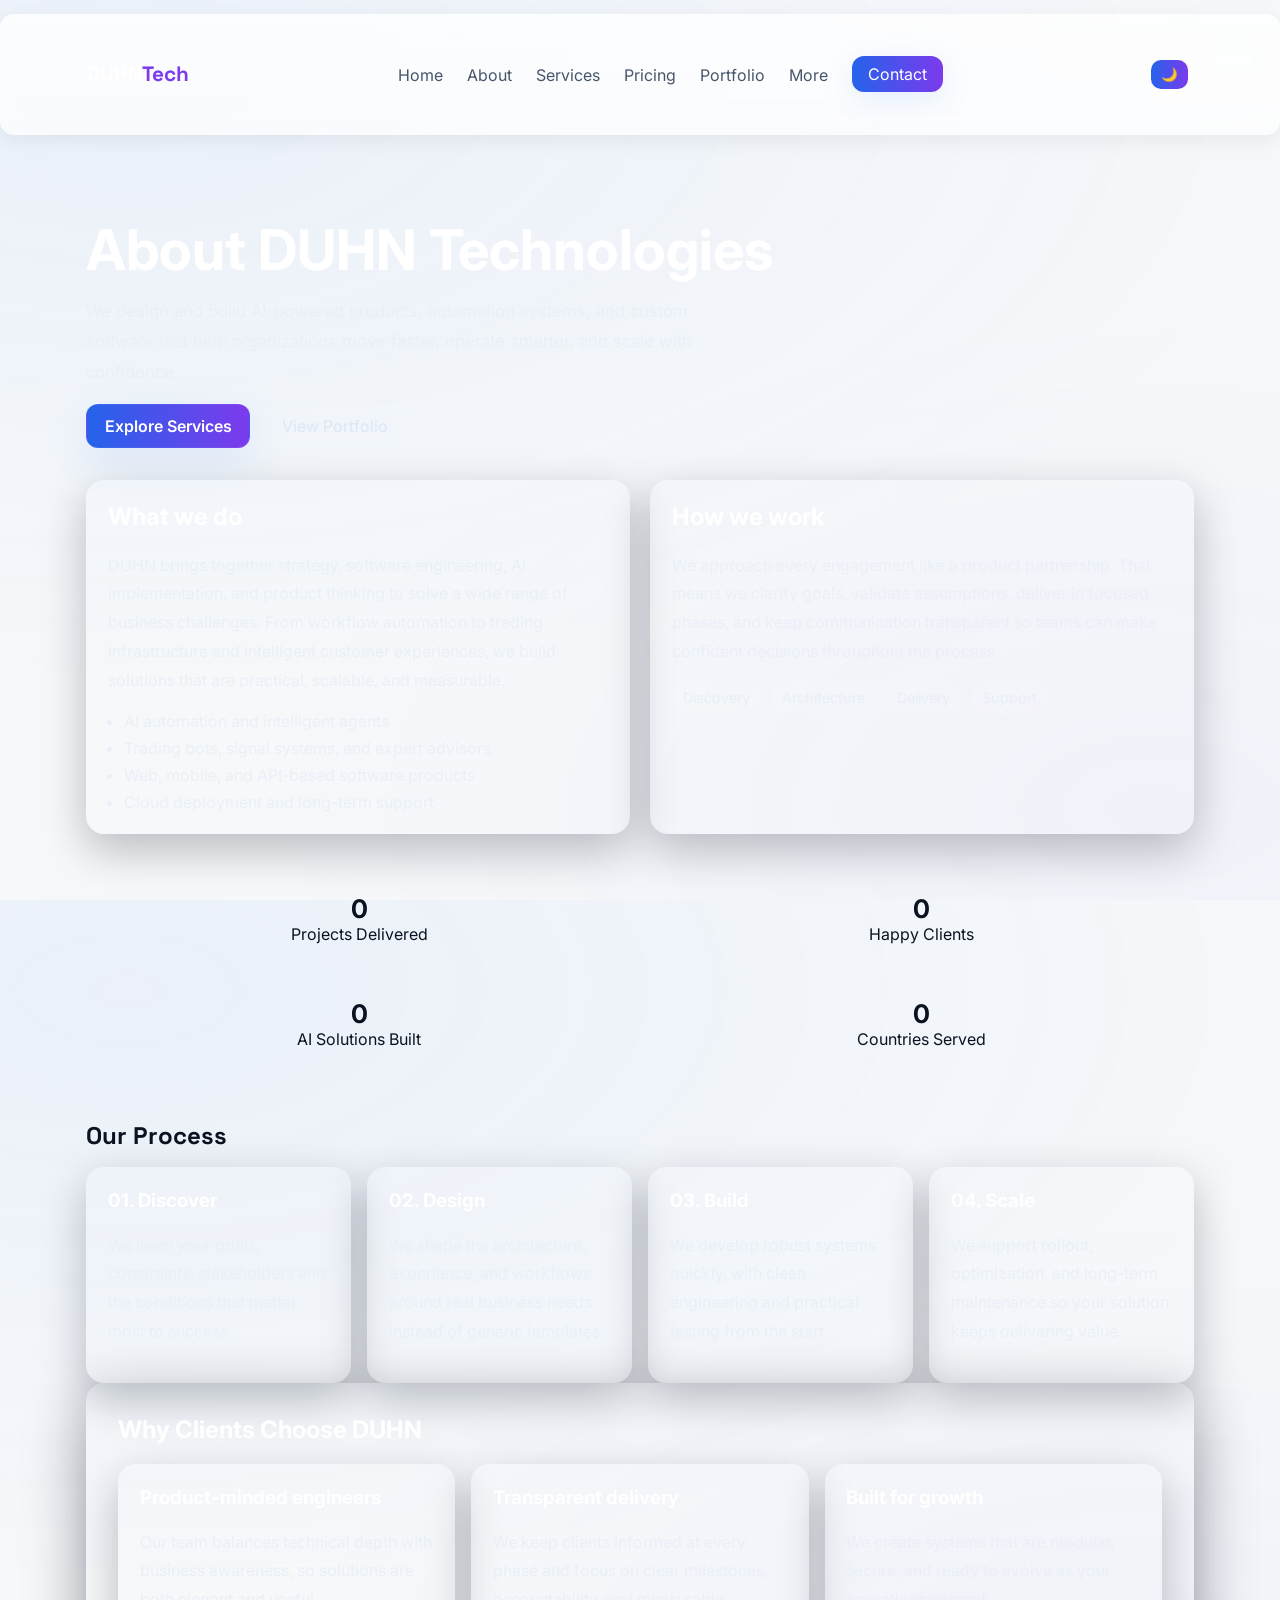
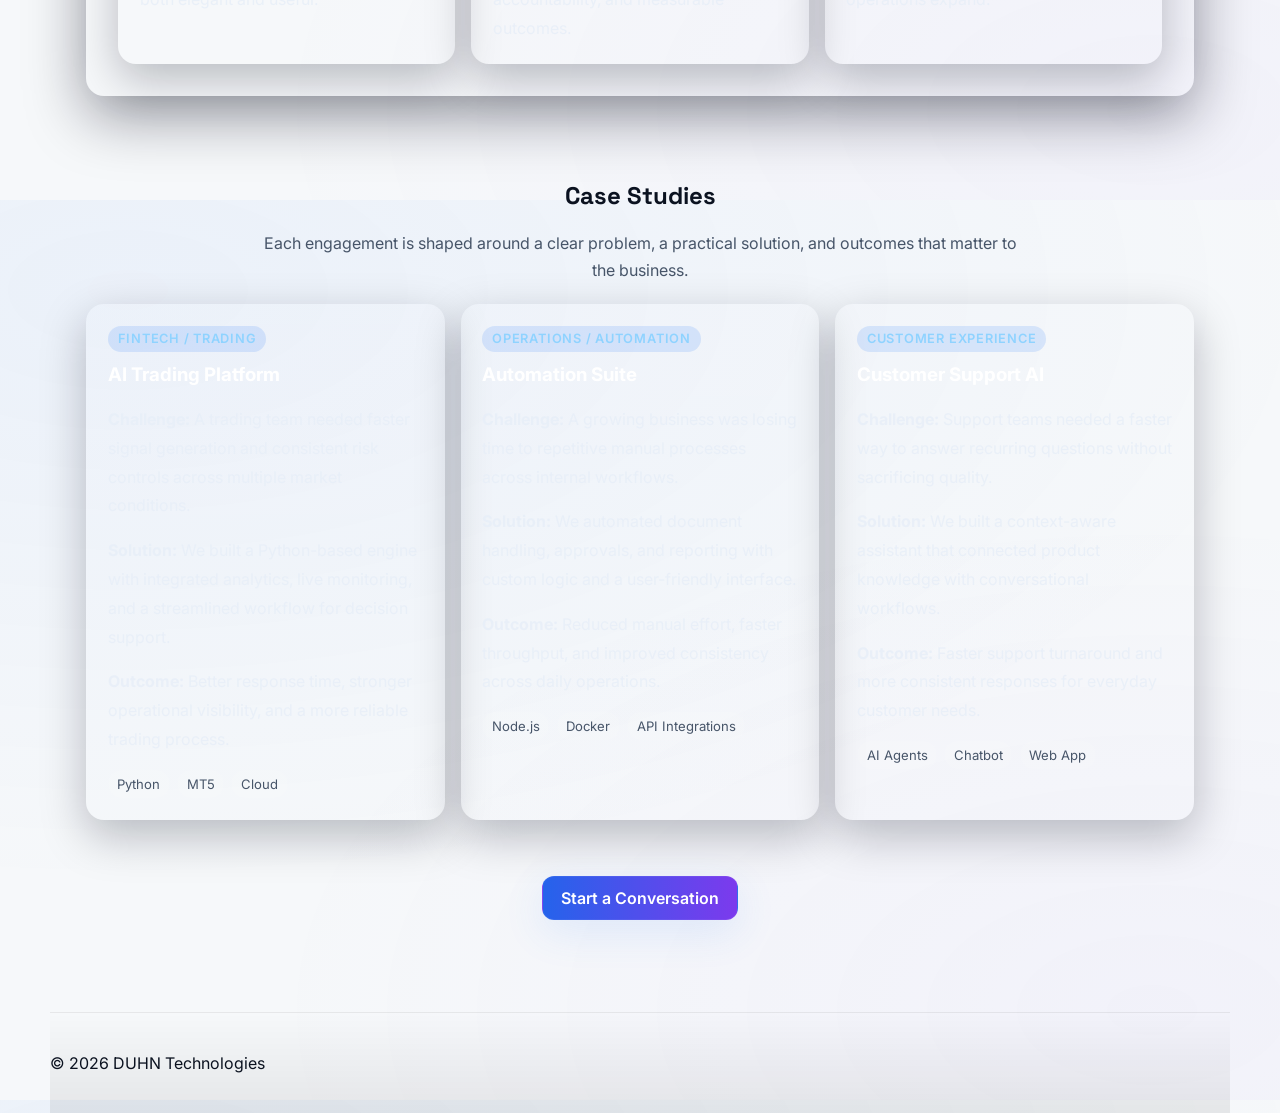
<file: about.html>
<!doctype html>
<html lang="en">
<head>
  <meta charset="utf-8">
  <meta name="viewport" content="width=device-width, initial-scale=1">
  <title>About — DUHN Technologies</title>
  <link href="https://fonts.googleapis.com/css2?family=Inter:wght@300;400;600;700&family=Space+Grotesk:wght@400;600;700&display=swap" rel="stylesheet">
  <link rel="stylesheet" href="css/style.css">
  <link rel="stylesheet" href="css/responsive.css">
</head>
<body>
  <header class="site-header">
    <div class="container nav-wrap">
      <a href="index.html" class="brand">DUHN<span>Tech</span></a>
      <nav class="main-nav" id="mainNav">
        <ul>
          <li><a href="index.html">Home</a></li>
          <li><a href="about.html">About</a></li>
          <li><a href="services.html">Services</a></li>
          <li><a href="index.html#pricing">Pricing</a></li>
          <li><a href="portfolio.html">Portfolio</a></li>
          <li><a href="contact.html">More</a></li>
          <li><a href="contact.html" class="cta">Contact</a></li>
        </ul>
      </nav>
      <button id="themeToggle" class="theme-toggle" aria-label="Toggle theme">🌓</button>
    </div>
  </header>
  <div class="nav-overlay" id="navOverlay" aria-hidden="true"></div>
  <nav class="mobile-bottom-nav" id="mobileBottomNav" aria-label="Mobile navigation">
    <a href="index.html" class="mobile-bottom-link"><span>🏠</span><span>Home</span></a>
    <a href="about.html" class="mobile-bottom-link"><span>👥</span><span>About</span></a>
    <a href="services.html" class="mobile-bottom-link"><span>🛠️</span><span>Services</span></a>
    <a href="index.html#pricing" class="mobile-bottom-link"><span>💎</span><span>Pricing</span></a>
    <a href="portfolio.html" class="mobile-bottom-link"><span>📁</span><span>Portfolio</span></a>
    <button type="button" class="mobile-bottom-link mobile-bottom-menu" id="mobileMenuToggle" aria-label="Open menu"><span>☰</span><span>More</span></button>
  </nav>
  <div class="mobile-menu-panel" id="mobileMenuPanel" aria-hidden="true">
    <a href="contact.html">Contact</a>
    <a href="index.html">Home</a>
    <a href="services.html">Services</a>
    <a href="index.html#pricing">Pricing</a>
    <a href="portfolio.html">Portfolio</a>
    <a href="contact.html">More</a>
    <button type="button" class="mobile-menu-close" id="mobileMenuClose">Close</button>
  </div>

  <main class="container">
    <section class="about-hero">
      <h1>About DUHN Technologies</h1>
      <p>We design and build AI-powered products, automation systems, and custom software that help organizations move faster, operate smarter, and scale with confidence.</p>
      <div class="hero-ctas">
        <a href="services.html" class="btn btn-primary">Explore Services</a>
        <a href="portfolio.html" class="btn btn-outline">View Portfolio</a>
      </div>
    </section>

    <section class="about-overview">
      <div class="about-grid">
        <article class="about-card">
          <h2>What we do</h2>
          <p>DUHN brings together strategy, software engineering, AI implementation, and product thinking to solve a wide range of business challenges. From workflow automation to trading infrastructure and intelligent customer experiences, we build solutions that are practical, scalable, and measurable.</p>
          <ul>
            <li>AI automation and intelligent agents</li>
            <li>Trading bots, signal systems, and expert advisors</li>
            <li>Web, mobile, and API-based software products</li>
            <li>Cloud deployment and long-term support</li>
          </ul>
        </article>

        <article class="about-card">
          <h2>How we work</h2>
          <p>We approach every engagement like a product partnership. That means we clarify goals, validate assumptions, deliver in focused phases, and keep communication transparent so teams can make confident decisions throughout the process.</p>
          <div class="pill-list">
            <span class="pill">Discovery</span>
            <span class="pill">Architecture</span>
            <span class="pill">Delivery</span>
            <span class="pill">Support</span>
          </div>
        </article>
      </div>
    </section>

    <section class="about-stats">
      <div class="stats-grid">
        <div class="stat"><div class="num" data-target="240">0</div><div class="label">Projects Delivered</div></div>
        <div class="stat"><div class="num" data-target="180">0</div><div class="label">Happy Clients</div></div>
        <div class="stat"><div class="num" data-target="95">0</div><div class="label">AI Solutions Built</div></div>
        <div class="stat"><div class="num" data-target="22">0</div><div class="label">Countries Served</div></div>
      </div>
    </section>

    <section class="about-process">
      <h2 class="section-title">Our Process</h2>
      <div class="process-grid">
        <article class="process-step">
          <h3>01. Discover</h3>
          <p>We learn your goals, constraints, stakeholders and the conditions that matter most to success.</p>
        </article>
        <article class="process-step">
          <h3>02. Design</h3>
          <p>We shape the architecture, experience, and workflows around real business needs instead of generic templates.</p>
        </article>
        <article class="process-step">
          <h3>03. Build</h3>
          <p>We develop robust systems quickly, with clean engineering and practical testing from the start.</p>
        </article>
        <article class="process-step">
          <h3>04. Scale</h3>
          <p>We support rollout, optimization, and long-term maintenance so your solution keeps delivering value.</p>
        </article>
      </div>
    </section>

    <section class="team">
      <h2>Why Clients Choose DUHN</h2>
      <div class="team-grid">
        <article class="team-card">
          <h3>Product-minded engineers</h3>
          <p>Our team balances technical depth with business awareness, so solutions are both elegant and useful.</p>
        </article>
        <article class="team-card">
          <h3>Transparent delivery</h3>
          <p>We keep clients informed at every phase and focus on clear milestones, accountability, and measurable outcomes.</p>
        </article>
        <article class="team-card">
          <h3>Built for growth</h3>
          <p>We create systems that are modular, secure, and ready to evolve as your operations expand.</p>
        </article>
      </div>
    </section>

    <section class="case-studies">
      <div class="section-head">
        <h2 class="section-title">Case Studies</h2>
        <p class="section-subtitle">Each engagement is shaped around a clear problem, a practical solution, and outcomes that matter to the business.</p>
      </div>
      <div class="case-study-grid">
        <article class="case-card">
          <span class="case-tag">Fintech / Trading</span>
          <h3>AI Trading Platform</h3>
          <p><strong>Challenge:</strong> A trading team needed faster signal generation and consistent risk controls across multiple market conditions.</p>
          <p><strong>Solution:</strong> We built a Python-based engine with integrated analytics, live monitoring, and a streamlined workflow for decision support.</p>
          <p><strong>Outcome:</strong> Better response time, stronger operational visibility, and a more reliable trading process.</p>
          <ul class="tech-stack">
            <li>Python</li>
            <li>MT5</li>
            <li>Cloud</li>
          </ul>
        </article>

        <article class="case-card">
          <span class="case-tag">Operations / Automation</span>
          <h3>Automation Suite</h3>
          <p><strong>Challenge:</strong> A growing business was losing time to repetitive manual processes across internal workflows.</p>
          <p><strong>Solution:</strong> We automated document handling, approvals, and reporting with custom logic and a user-friendly interface.</p>
          <p><strong>Outcome:</strong> Reduced manual effort, faster throughput, and improved consistency across daily operations.</p>
          <ul class="tech-stack">
            <li>Node.js</li>
            <li>Docker</li>
            <li>API Integrations</li>
          </ul>
        </article>

        <article class="case-card">
          <span class="case-tag">Customer Experience</span>
          <h3>Customer Support AI</h3>
          <p><strong>Challenge:</strong> Support teams needed a faster way to answer recurring questions without sacrificing quality.</p>
          <p><strong>Solution:</strong> We built a context-aware assistant that connected product knowledge with conversational workflows.</p>
          <p><strong>Outcome:</strong> Faster support turnaround and more consistent responses for everyday customer needs.</p>
          <ul class="tech-stack">
            <li>AI Agents</li>
            <li>Chatbot</li>
            <li>Web App</li>
          </ul>
        </article>
      </div>
    </section>

    <section class="about-cta">
      <a href="contact.html" class="btn btn-primary">Start a Conversation</a>
    </section>
  </main>

  <footer class="site-footer container">
    <div class="copyright">© 2026 DUHN Technologies</div>
  </footer>

  <script src="js/main.js"></script>
</body>
</html>
</file>
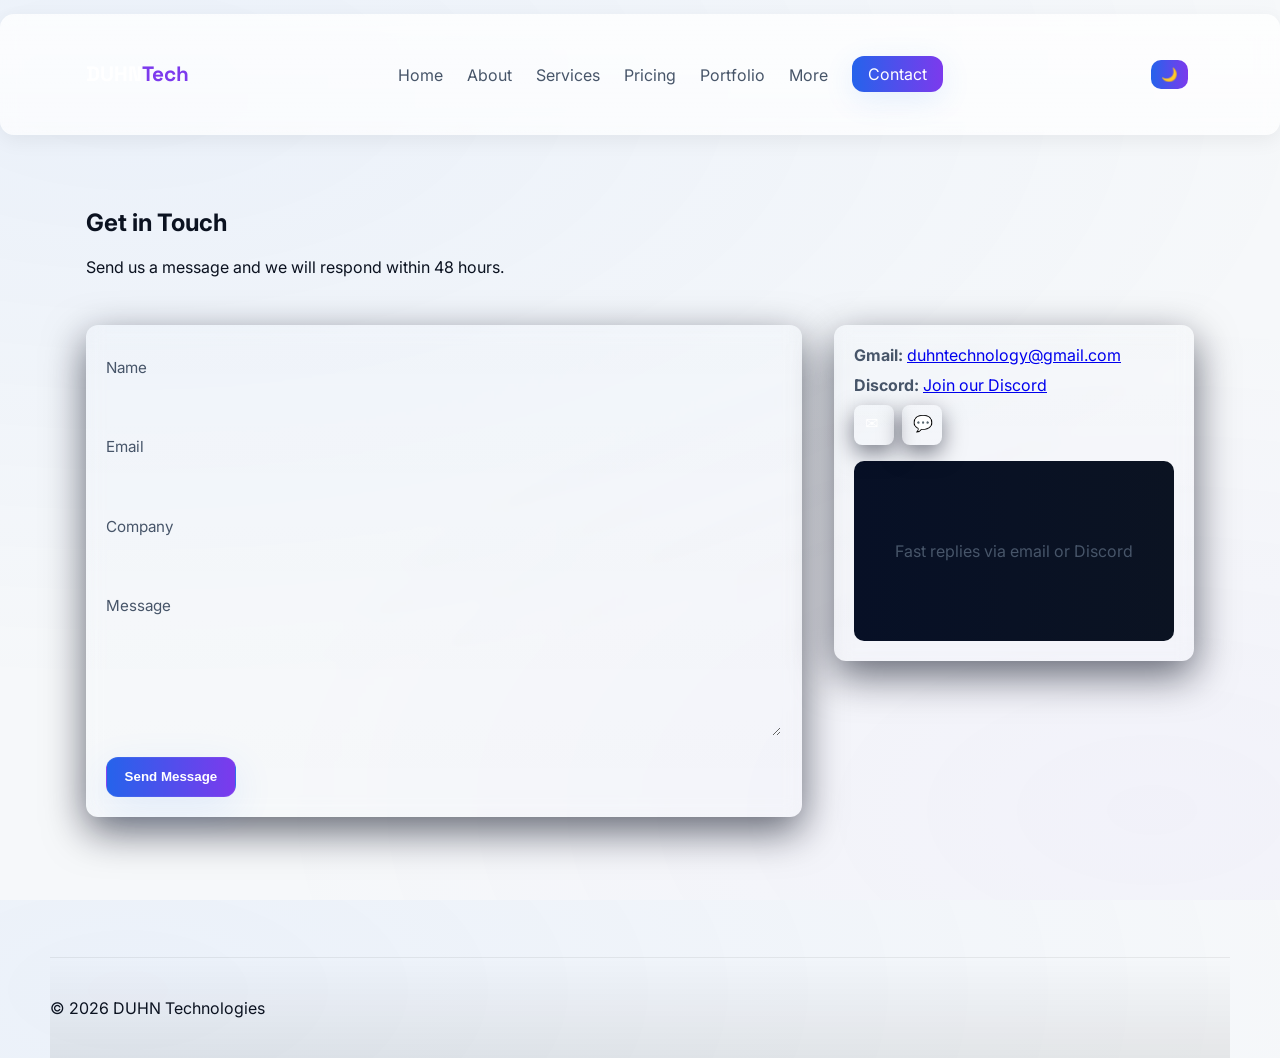
<file: contact.html>
<!doctype html>
<html lang="en">
<head>
  <meta charset="utf-8">
  <meta name="viewport" content="width=device-width, initial-scale=1">
  <title>Contact — DUHN Technologies</title>
  <link href="https://fonts.googleapis.com/css2?family=Inter:wght@300;400;600;700&family=Space+Grotesk:wght@400;600;700&display=swap" rel="stylesheet">
  <link rel="stylesheet" href="css/style.css">
  <link rel="stylesheet" href="css/responsive.css">
</head>
<body>
  <header class="site-header">
    <div class="container nav-wrap">
      <a href="index.html" class="brand">DUHN<span>Tech</span></a>
      <nav class="main-nav" id="mainNav">
        <ul>
          <li><a href="index.html">Home</a></li>
          <li><a href="about.html">About</a></li>
          <li><a href="services.html">Services</a></li>
          <li><a href="index.html#pricing">Pricing</a></li>
          <li><a href="portfolio.html">Portfolio</a></li>
          <li><a href="contact.html">More</a></li>
          <li><a href="contact.html" class="cta">Contact</a></li>
        </ul>
      </nav>
      <button id="themeToggle" class="theme-toggle" aria-label="Toggle theme">🌓</button>
    </div>
  </header>
  <div class="nav-overlay" id="navOverlay" aria-hidden="true"></div>
  <nav class="mobile-bottom-nav" id="mobileBottomNav" aria-label="Mobile navigation">
    <a href="index.html" class="mobile-bottom-link"><span>🏠</span><span>Home</span></a>
    <a href="about.html" class="mobile-bottom-link"><span>👥</span><span>About</span></a>
    <a href="services.html" class="mobile-bottom-link"><span>🛠️</span><span>Services</span></a>
    <a href="index.html#pricing" class="mobile-bottom-link"><span>💎</span><span>Pricing</span></a>
    <a href="portfolio.html" class="mobile-bottom-link"><span>📁</span><span>Portfolio</span></a>
    <button type="button" class="mobile-bottom-link mobile-bottom-menu" id="mobileMenuToggle" aria-label="Open menu"><span>☰</span><span>More</span></button>
  </nav>
  <div class="mobile-menu-panel" id="mobileMenuPanel" aria-hidden="true">
    <a href="index.html">Home</a>
    <a href="about.html">About</a>
    <a href="services.html">Services</a>
    <a href="index.html#pricing">Pricing</a>
    <a href="portfolio.html">Portfolio</a>
    <a href="contact.html">More</a>
    <button type="button" class="mobile-menu-close" id="mobileMenuClose">Close</button>
  </div>

  <main class="container contact-page">
    <section class="contact-hero">
      <h1>Get in Touch</h1>
      <p>Send us a message and we will respond within 48 hours.</p>
    </section>

    <section class="contact-form">
      <form id="contactForm" action="https://formsubmit.co/duhntechnology@gmail.com" method="POST">
        <label for="name">Name</label>
        <input type="text" id="name" name="name" required>

        <label for="email">Email</label>
        <input type="email" id="email" name="email" required>

        <label for="company">Company</label>
        <input type="text" id="company" name="company">

        <label for="message">Message</label>
        <textarea id="message" name="message" rows="6" required></textarea>

        <button type="submit" class="btn btn-primary">Send Message</button>
      </form>

      <div class="contact-info">
        <p><strong>Gmail:</strong> <a href="mailto:duhntechnology@gmail.com">duhntechnology@gmail.com</a></p>
        <p><strong>Discord:</strong> <a href="https://discord.gg/4ZyTYWWp" target="_blank" rel="noopener noreferrer">Join our Discord</a></p>
        <div class="socials">
          <a href="mailto:duhntechnology@gmail.com" class="social-btn" aria-label="Email">✉️</a>
          <a href="https://discord.gg/4ZyTYWWp" class="social-btn" aria-label="Discord" target="_blank" rel="noopener noreferrer">💬</a>
        </div>
        <div class="map-placeholder">Fast replies via email or Discord</div>
      </div>
    </section>
  </main>

  <footer class="site-footer container">
    <div class="copyright">© 2026 DUHN Technologies</div>
  </footer>

  <script src="js/main.js"></script>
</body>
</html>
</file>
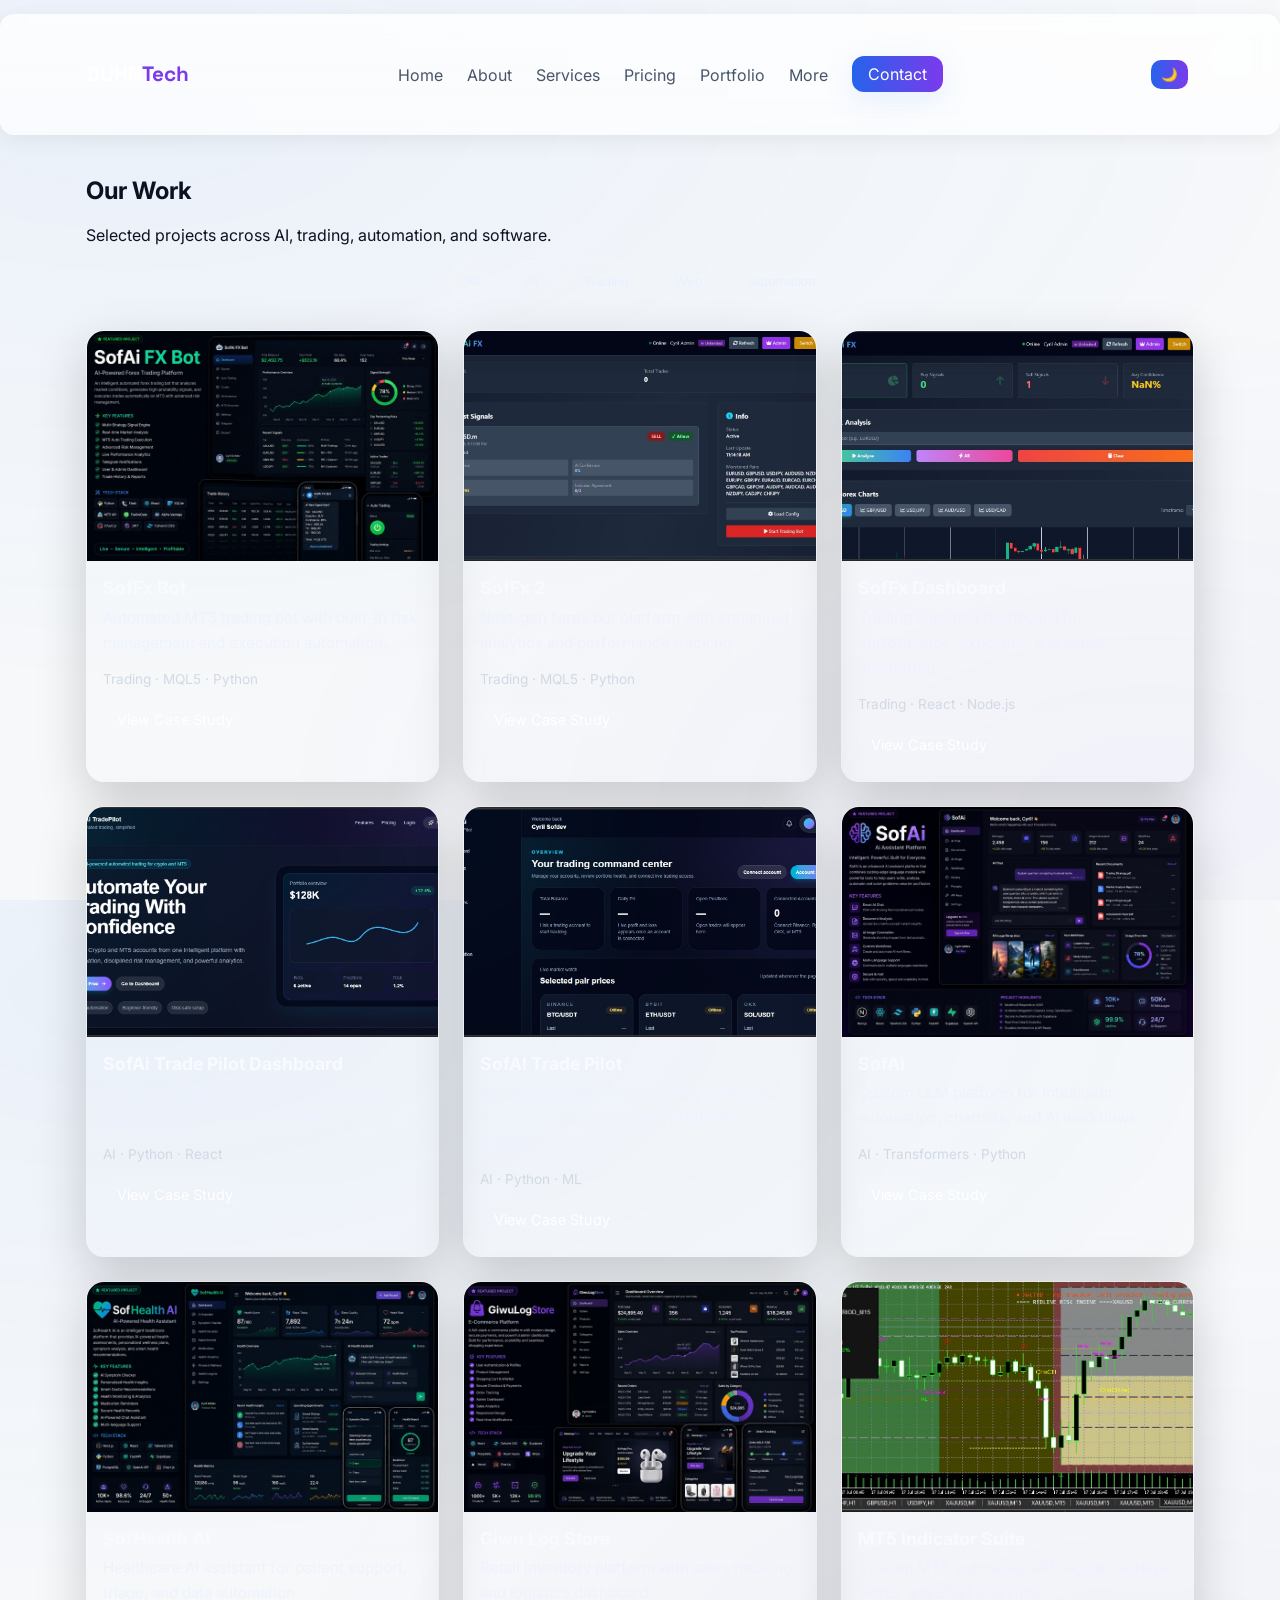
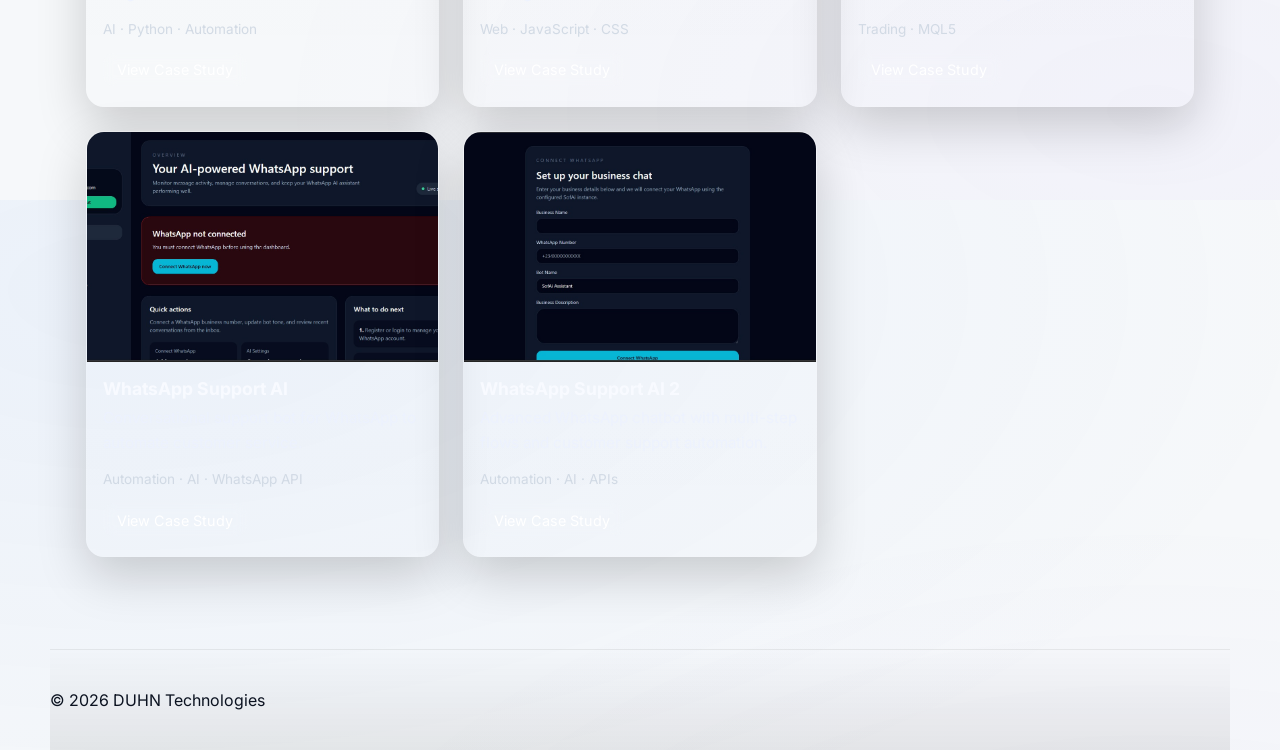
<file: portfolio.html>
<!doctype html>
<html lang="en">
<head>
  <meta charset="utf-8">
  <meta name="viewport" content="width=device-width, initial-scale=1">
  <title>Portfolio — DUHN Technologies</title>
  <link href="https://fonts.googleapis.com/css2?family=Inter:wght@300;400;600;700&family=Space+Grotesk:wght@400;600;700&display=swap" rel="stylesheet">
  <link rel="stylesheet" href="css/style.css">
  <link rel="stylesheet" href="css/responsive.css">
</head>
<body>
  <header class="site-header">
    <div class="container nav-wrap">
      <a href="index.html" class="brand">DUHN<span>Tech</span></a>
      <nav class="main-nav" id="mainNav">
        <ul>
          <li><a href="index.html">Home</a></li>
          <li><a href="about.html">About</a></li>
          <li><a href="services.html">Services</a></li>
          <li><a href="index.html#pricing">Pricing</a></li>
          <li><a href="portfolio.html">Portfolio</a></li>
          <li><a href="contact.html">More</a></li>
          <li><a href="contact.html" class="cta">Contact</a></li>
        </ul>
      </nav>
      <button id="themeToggle" class="theme-toggle" aria-label="Toggle theme">🌓</button>
    </div>
  </header>
  <div class="nav-overlay" id="navOverlay" aria-hidden="true"></div>
  <nav class="mobile-bottom-nav" id="mobileBottomNav" aria-label="Mobile navigation">
    <a href="index.html" class="mobile-bottom-link"><span>🏠</span><span>Home</span></a>
    <a href="about.html" class="mobile-bottom-link"><span>👥</span><span>About</span></a>
    <a href="services.html" class="mobile-bottom-link"><span>🛠️</span><span>Services</span></a>
    <a href="index.html#pricing" class="mobile-bottom-link"><span>💎</span><span>Pricing</span></a>
    <a href="portfolio.html" class="mobile-bottom-link"><span>📁</span><span>Portfolio</span></a>
    <button type="button" class="mobile-bottom-link mobile-bottom-menu" id="mobileMenuToggle" aria-label="Open menu"><span>☰</span><span>More</span></button>
  </nav>
  <div class="mobile-menu-panel" id="mobileMenuPanel" aria-hidden="true">
    <a href="contact.html">Contact</a>
    <a href="index.html">Home</a>
    <a href="about.html">About</a>
    <a href="index.html#pricing">Pricing</a>
    <a href="services.html">Services</a>
    <a href="contact.html">More</a>
    <button type="button" class="mobile-menu-close" id="mobileMenuClose">Close</button>
  </div>

  <main class="container">
    <section class="portfolio-hero">
      <h1>Our Work</h1>
      <p>Selected projects across AI, trading, automation, and software.</p>
    </section>

    <section class="portfolio-grid">
      <div class="filters">
        <button class="filter active" data-filter="all">All</button>
        <button class="filter" data-filter="ai">AI</button>
        <button class="filter" data-filter="trading">Trading</button>
        <button class="filter" data-filter="web">Web</button>
        <button class="filter" data-filter="automation">Automation</button>
      </div>

      <div class="projects">
        <article class="project" data-category="trading">
          <img src="assets/images/SofFx Bot.jpeg" alt="SofFx Bot" loading="lazy">
          <h3>SofFx Bot</h3>
          <p>Automated MT5 trading bot with built-in risk management and execution automation.</p>
          <div class="project-meta">Trading · MQL5 · Python</div>
          <a class="btn btn-sm" href="#">View Case Study</a>
        </article>
        <article class="project" data-category="trading">
          <img src="assets/images/SofFx 2.jpeg" alt="SofFx 2" loading="lazy">
          <h3>SofFx 2</h3>
          <p>Next-gen forex bot platform with enhanced analytics and performance tracking.</p>
          <div class="project-meta">Trading · MQL5 · Python</div>
          <a class="btn btn-sm" href="#">View Case Study</a>
        </article>
        <article class="project" data-category="trading">
          <img src="assets/images/SofFx Dashboard.jpeg" alt="SofFx Dashboard" loading="lazy">
          <h3>SofFx Dashboard</h3>
          <p>Trading analytics dashboard for performance, exposure, and signal monitoring.</p>
          <div class="project-meta">Trading · React · Node.js</div>
          <a class="btn btn-sm" href="#">View Case Study</a>
        </article>
        <article class="project" data-category="ai">
          <img src="assets/images/SofAi Trade Pilot Dashboard.jpeg" alt="SofAi Trade Pilot Dashboard" loading="lazy">
          <h3>SofAi Trade Pilot Dashboard</h3>
          <p>AI-driven trading cockpit displaying live signals, metrics, and automated controls.</p>
          <div class="project-meta">AI · Python · React</div>
          <a class="btn btn-sm" href="#">View Case Study</a>
        </article>
        <article class="project" data-category="ai">
          <img src="assets/images/SofAI Trade Pilot.jpeg" alt="SofAI Trade Pilot" loading="lazy">
          <h3>SofAI Trade Pilot</h3>
          <p>AI trading assistant for strategy selection, execution monitoring, and predictive insights.</p>
          <div class="project-meta">AI · Python · ML</div>
          <a class="btn btn-sm" href="#">View Case Study</a>
        </article>
        <article class="project" data-category="ai">
          <img src="assets/images/SofAi.jpeg" alt="SofAi" loading="lazy">
          <h3>SofAi</h3>
          <p>Custom LLM platform for intelligent automation, chatbots, and AI workflows.</p>
          <div class="project-meta">AI · Transformers · Python</div>
          <a class="btn btn-sm" href="#">View Case Study</a>
        </article>
        <article class="project" data-category="ai">
          <img src="assets/images/sofhealth Ai.jpeg" alt="SofHealth AI" loading="lazy">
          <h3>SofHealth AI</h3>
          <p>Healthcare AI assistant for patient support, triage, and data automation.</p>
          <div class="project-meta">AI · Python · Automation</div>
          <a class="btn btn-sm" href="#">View Case Study</a>
        </article>
        <article class="project" data-category="web">
          <img src="assets/images/Giwu log store.jpeg" alt="Giwu Log Store" loading="lazy">
          <h3>Giwu Log Store</h3>
          <p>Retail inventory platform with sales tracking and logistics dashboard.</p>
          <div class="project-meta">Web · JavaScript · CSS</div>
          <a class="btn btn-sm" href="#">View Case Study</a>
        </article>
        <article class="project" data-category="trading">
          <img src="assets/images/mt5 indicator.jpeg" alt="MT5 Indicator" loading="lazy">
          <h3>MT5 Indicator Suite</h3>
          <p>Custom MT5 indicators with signal overlays, alerts, and chart analytics.</p>
          <div class="project-meta">Trading · MQL5</div>
          <a class="btn btn-sm" href="#">View Case Study</a>
        </article>
        <article class="project" data-category="automation">
          <img src="assets/images/whatsapp Customer Support Ai.jpeg" alt="WhatsApp Customer Support AI" loading="lazy">
          <h3>WhatsApp Support AI</h3>
          <p>Conversational support bot for WhatsApp to automate customer service.</p>
          <div class="project-meta">Automation · AI · WhatsApp API</div>
          <a class="btn btn-sm" href="#">View Case Study</a>
        </article>
        <article class="project" data-category="automation">
          <img src="assets/images/WhatsApp customer Support Ai 2.jpeg" alt="WhatsApp Customer Support AI 2" loading="lazy">
          <h3>WhatsApp Support AI 2</h3>
          <p>Advanced WhatsApp chatbot with multi-step flows and customer support automation.</p>
          <div class="project-meta">Automation · AI · APIs</div>
          <a class="btn btn-sm" href="#">View Case Study</a>
        </article>
      </div>
    </section>
  </main>

  <footer class="site-footer container">
    <div class="copyright">© 2026 DUHN Technologies</div>
  </footer>

  <script src="js/main.js"></script>
</body>
</html>
</file>
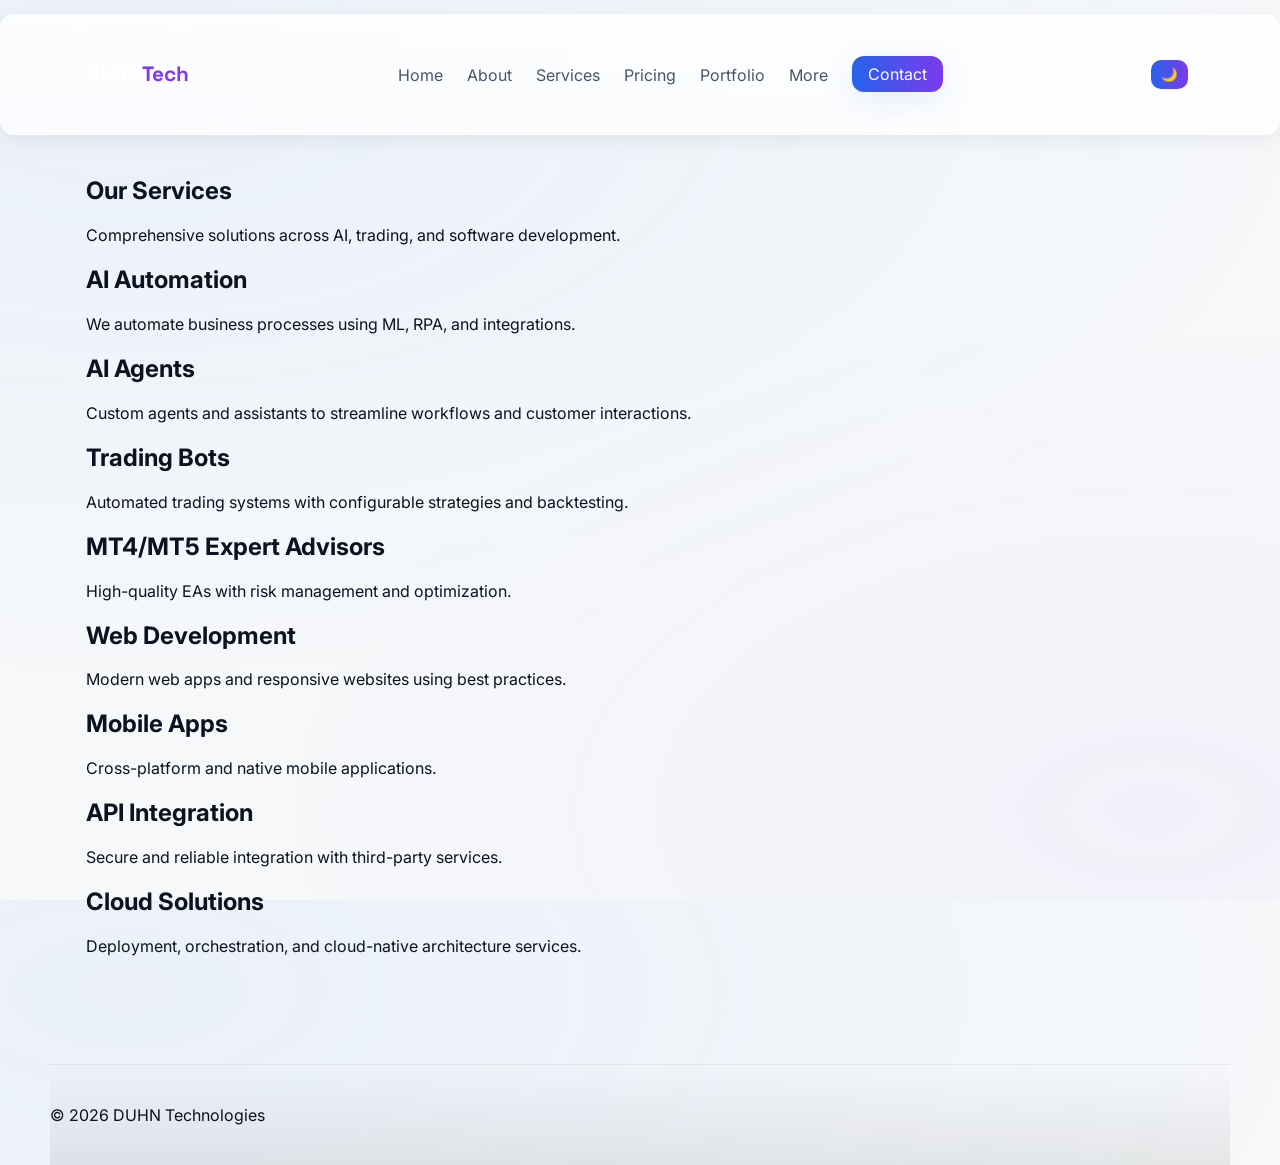
<file: services.html>
<!doctype html>
<html lang="en">
<head>
  <meta charset="utf-8">
  <meta name="viewport" content="width=device-width, initial-scale=1">
  <title>Services — DUHN Technologies</title>
  <link href="https://fonts.googleapis.com/css2?family=Inter:wght@300;400;600;700&family=Space+Grotesk:wght@400;600;700&display=swap" rel="stylesheet">
  <link rel="stylesheet" href="css/style.css">
  <link rel="stylesheet" href="css/responsive.css">
</head>
<body>
  <header class="site-header">
    <div class="container nav-wrap">
      <a href="index.html" class="brand">DUHN<span>Tech</span></a>
      <nav class="main-nav" id="mainNav">
        <ul>
          <li><a href="index.html">Home</a></li>
          <li><a href="about.html">About</a></li>
          <li><a href="services.html">Services</a></li>
          <li><a href="index.html#pricing">Pricing</a></li>
          <li><a href="portfolio.html">Portfolio</a></li>
          <li><a href="contact.html">More</a></li>
          <li><a href="contact.html" class="cta">Contact</a></li>
        </ul>
      </nav>
      <button id="themeToggle" class="theme-toggle" aria-label="Toggle theme">🌓</button>
    </div>
  </header>
  <div class="nav-overlay" id="navOverlay" aria-hidden="true"></div>
  <nav class="mobile-bottom-nav" id="mobileBottomNav" aria-label="Mobile navigation">
    <a href="index.html" class="mobile-bottom-link"><span>🏠</span><span>Home</span></a>
    <a href="about.html" class="mobile-bottom-link"><span>👥</span><span>About</span></a>
    <a href="services.html" class="mobile-bottom-link"><span>🛠️</span><span>Services</span></a>
    <a href="index.html#pricing" class="mobile-bottom-link"><span>💎</span><span>Pricing</span></a>
    <a href="portfolio.html" class="mobile-bottom-link"><span>📁</span><span>Portfolio</span></a>
    <button type="button" class="mobile-bottom-link mobile-bottom-menu" id="mobileMenuToggle" aria-label="Open menu"><span>☰</span><span>More</span></button>
  </nav>
  <div class="mobile-menu-panel" id="mobileMenuPanel" aria-hidden="true">
    <a href="contact.html">Contact</a>
    <a href="index.html">Home</a>
    <a href="about.html">About</a>
    <a href="index.html#pricing">Pricing</a>
    <a href="portfolio.html">Portfolio</a>
    <a href="contact.html">More</a>
    <button type="button" class="mobile-menu-close" id="mobileMenuClose">Close</button>
  </div>

  <main class="container">
    <section class="services-hero">
      <h1>Our Services</h1>
      <p>Comprehensive solutions across AI, trading, and software development.</p>
    </section>

    <section class="services-list">
      <article class="service-detail">
        <h2>AI Automation</h2>
        <p>We automate business processes using ML, RPA, and integrations.</p>
      </article>

      <article class="service-detail">
        <h2>AI Agents</h2>
        <p>Custom agents and assistants to streamline workflows and customer interactions.</p>
      </article>

      <article class="service-detail">
        <h2>Trading Bots</h2>
        <p>Automated trading systems with configurable strategies and backtesting.</p>
      </article>

      <article class="service-detail">
        <h2>MT4/MT5 Expert Advisors</h2>
        <p>High-quality EAs with risk management and optimization.</p>
      </article>

      <article class="service-detail">
        <h2>Web Development</h2>
        <p>Modern web apps and responsive websites using best practices.</p>
      </article>

      <article class="service-detail">
        <h2>Mobile Apps</h2>
        <p>Cross-platform and native mobile applications.</p>
      </article>

      <article class="service-detail">
        <h2>API Integration</h2>
        <p>Secure and reliable integration with third-party services.</p>
      </article>

      <article class="service-detail">
        <h2>Cloud Solutions</h2>
        <p>Deployment, orchestration, and cloud-native architecture services.</p>
      </article>
    </section>
  </main>

  <footer class="site-footer container">
    <div class="copyright">© 2026 DUHN Technologies</div>
  </footer>

  <script src="js/main.js"></script>
</body>
</html>
</file>
<file: css/style.css>
:root{
  --bg:#0B1120;
  --primary:#3B82F6;
  --accent:#8B5CF6;
  --teal:#14B8A6;
  --muted:#9CA3AF;
  --glass: rgba(255,255,255,0.04);
}
*{box-sizing:border-box}
  /* Glassmorphism redesign — Elegant, spacious, and modern */
  *{box-sizing:border-box}
  html,body{height:100%}
  body{
    margin:0;
    font-family:Inter,system-ui,-apple-system,"Segoe UI",Roboto,"Helvetica Neue",Arial;
    background:radial-gradient(1200px 600px at 10% 10%, rgba(59,130,246,0.06), transparent),
               radial-gradient(900px 500px at 90% 90%, rgba(139,92,246,0.04), transparent),
               var(--bg);
    color:#E6EEF8;
    -webkit-font-smoothing:antialiased;
    -moz-osx-font-smoothing:grayscale;
  }
  .container{max-width:1180px;margin:0 auto;padding:2.25rem}

  /* Header / Nav */
  .site-header{position:sticky;top:14px;padding:0.6rem;background:linear-gradient(180deg,rgba(255,255,255,0.02),transparent);border-radius:14px;backdrop-filter:blur(10px);box-shadow:0 6px 30px rgba(2,6,23,0.6);z-index:80}
  .nav-wrap{display:flex;align-items:center;justify-content:space-between;gap:1rem}
  .brand{font-family:Space Grotesk, sans-serif;font-weight:700;font-size:1.3rem;color:#fff;text-decoration:none}
  .brand span{color:var(--accent)}
  .main-nav ul{list-style:none;margin:0;padding:0;display:flex;gap:1.5rem;align-items:center}
  .main-nav a{color:var(--muted);text-decoration:none;padding:0.35rem 0;transition:color .18s,transform .18s}
  .main-nav a:hover{color:#fff;transform:translateY(-2px)}
  .main-nav a.cta{color:#fff;background:linear-gradient(90deg,var(--primary),var(--accent));padding:0.5rem 1rem;border-radius:12px;box-shadow:0 8px 30px rgba(59,130,246,0.12)}
  .hamburger{display:none;background:transparent;border:0;color:#fff;font-size:1.25rem}
  .theme-toggle{background:linear-gradient(90deg,var(--primary),var(--accent));border:0;color:#fff;padding:0.45rem 0.6rem;border-radius:10px;margin-right:0.4rem;cursor:pointer}

  /* Mobile navigation behavior */
  .main-nav{transition:transform .32s ease,opacity .32s ease;pointer-events:auto}
  .main-nav.open{display:block;pointer-events:auto;z-index:10001}
  @media(max-width:900px){
    .main-nav{position:fixed;top:0;right:0;height:100vh;width:280px;background:linear-gradient(180deg,rgba(11,17,32,0.96),rgba(11,17,32,0.9));backdrop-filter:blur(10px);transform:translateX(100%);opacity:0;z-index:10001;padding:2.5rem;pointer-events:none}
    .main-nav.open{transform:translateX(0) !important;opacity:1 !important;pointer-events:auto !important;visibility:visible !important}
    .main-nav ul{flex-direction:column;gap:1rem}
    .nav-wrap{gap:0.75rem}
    body{padding-bottom:88px}
  }

  /* Light theme overrides */
  [data-theme="light"]{
    --bg:#F6F8FA;
    --primary:#2563EB;
    --accent:#7C3AED;
    --teal:#0EA5A4;
    --muted:#475569;
    --glass: rgba(255,255,255,0.7);
  }

  [data-theme="light"] body{color:#0b1220}
  [data-theme="light"] .site-header{background:linear-gradient(180deg,rgba(255,255,255,0.8),rgba(255,255,255,0.7));box-shadow:0 6px 20px rgba(2,6,23,0.06)}
  [data-theme="light"] .service-card, [data-theme="light"] .proof-card, [data-theme="light"] .testimonial-item{background:linear-gradient(180deg,rgba(255,255,255,0.9),rgba(255,255,255,0.85));color:#051025}


  /* Hero */
  .hero{padding:7.5rem 0 4rem}
  .hero-grid{display:grid;grid-template-columns:1fr 520px;gap:3rem;align-items:center}
  .hero-title{font-family:Space Grotesk;font-size:clamp(2.5rem,6vw,5rem);line-height:1;margin:0 0 .5rem;color:#ffffff}
  .lead{color:var(--muted);max-width:60ch;font-size:1.05rem}
  .hero-sub{color:var(--muted);margin-top:0.5rem}
  .hero-cta{margin-top:1.25rem;display:flex;gap:0.75rem}
  .btn{display:inline-block;padding:0.7rem 1.1rem;border-radius:12px;text-decoration:none;color:#fff;background:transparent;border:1px solid rgba(255,255,255,0.06);backdrop-filter:blur(6px)}
  .btn-primary{background:linear-gradient(90deg,var(--primary),var(--accent));box-shadow:0 12px 40px rgba(59,130,246,0.12);font-weight:600}
  .btn-outline{border:1px solid rgba(255,255,255,0.08);color:#DCE7F5}
  .hero-media .illustration{height:420px;border-radius:20px;background:linear-gradient(135deg,#071026 0%,#0f1b36 100%);box-shadow:inset 0 0 60px rgba(255,255,255,0.02);position:relative;overflow:hidden}
  .hero-media .blob{position:absolute;border-radius:50%;filter:blur(44px);opacity:0.9;mix-blend-mode:screen}
  .hero-media .blob-1{width:420px;height:420px;right:-110px;top:-80px;background:linear-gradient(90deg,var(--primary),var(--accent));animation:float 8s ease-in-out infinite}
  .hero-media .blob-2{width:300px;height:300px;right:40px;bottom:-80px;background:linear-gradient(90deg,var(--teal),var(--primary));opacity:0.75;animation:float 9s ease-in-out infinite}

  @keyframes float{0%{transform:translateY(0) rotate(0)}50%{transform:translateY(-12px) rotate(6deg)}100%{transform:translateY(0) rotate(0)}}

  /* Cards and sections */
  .section-title{font-family:Space Grotesk;margin-bottom:0.6rem}
  .about-preview{padding:4rem 0}
  .about-hero{padding:4rem 0 2rem}
  .about-hero h1{font-size:clamp(2.25rem,5vw,3.5rem);margin:0 0 1rem;color:#fff;line-height:1.05}
  .about-hero p{max-width:60ch;color:rgba(230,238,248,0.88);font-size:1.05rem;line-height:1.8}
  .company{padding:4rem 0}
  .company-grid{display:grid;grid-template-columns:1fr 1fr;gap:2rem;align-items:center}
  .company-text h2{margin-top:0;color:#fff;font-size:2rem}
  .company-text p, .company-text ul{color:rgba(230,238,248,0.84);line-height:1.85;font-size:1rem}
  .company-text ul{list-style:disc inside;gap:0.35rem;display:grid}
  .company-media{border-radius:20px;overflow:hidden;box-shadow:0 30px 70px rgba(0,0,0,0.35)}
  .company-media img{width:100%;display:block;object-fit:cover;height:100%;min-height:320px}
  .team{background:linear-gradient(180deg,rgba(255,255,255,0.02),transparent);padding:2rem;border-radius:18px;box-shadow:0 20px 60px rgba(2,6,23,0.4);margin-bottom:2rem}
  .team h2{margin-top:0;color:#fff}
  .team p{margin:0;color:rgba(230,238,248,0.78);line-height:1.8}
  .about-overview{padding:0 0 1.5rem}
  .about-grid{display:grid;grid-template-columns:repeat(2,minmax(0,1fr));gap:1.25rem}
  .about-card,.process-step,.team-card,.case-card{background:linear-gradient(180deg,rgba(255,255,255,0.04),rgba(255,255,255,0.02));padding:1.35rem;border-radius:18px;box-shadow:0 16px 45px rgba(2,6,23,0.25)}
  .about-card h2,.process-step h3,.team-card h3,.case-card h3{margin-top:0;color:#fff}
  .about-card p,.process-step p,.team-card p,.case-card p{color:rgba(230,238,248,0.8);line-height:1.8}
  .about-card ul{margin:0.8rem 0 0;padding-left:1rem;color:rgba(230,238,248,0.8);display:grid;gap:0.45rem}
  .pill-list{display:flex;flex-wrap:wrap;gap:0.6rem;margin-top:1rem}
  .pill{padding:0.45rem 0.7rem;border-radius:999px;background:rgba(255,255,255,0.06);font-size:0.9rem;color:#E6EEF8}
  .about-stats{padding:1rem 0 2rem}
  .process-grid{display:grid;grid-template-columns:repeat(4,minmax(0,1fr));gap:1rem;margin-top:1rem}
  .team-grid{display:grid;grid-template-columns:repeat(3,minmax(0,1fr));gap:1rem;margin-top:1rem}
  .case-studies{padding:2rem 0 3rem}
  .case-study-grid{display:grid;grid-template-columns:repeat(3,minmax(0,1fr));gap:1rem;margin-top:1.2rem}
  .case-tag{display:inline-block;margin-bottom:0.7rem;padding:0.36rem 0.62rem;border-radius:999px;background:rgba(59,130,246,0.16);color:#8FD3FF;font-size:0.8rem;font-weight:600;text-transform:uppercase;letter-spacing:0.06em}
  .tech-stack{display:flex;flex-wrap:wrap;gap:0.45rem;list-style:none;padding:0;margin:1rem 0 0}
  .tech-stack li{padding:0.38rem 0.6rem;border-radius:999px;background:rgba(255,255,255,0.06);font-size:0.82rem;color:var(--muted)}
  .about-cta{text-align:center;padding:0.5rem 0 0}
  .services .cards-grid{display:grid;grid-template-columns:repeat(auto-fit,minmax(240px,1fr));gap:1.25rem}
  .service-card{background:linear-gradient(180deg,rgba(255,255,255,0.03),rgba(255,255,255,0.01));padding:1.4rem;border-radius:14px;backdrop-filter:blur(10px);transition:transform .28s cubic-bezier(.16,.8,.4,1),box-shadow .28s}
  .service-card:hover{transform:translateY(-10px);box-shadow:0 20px 60px rgba(2,6,23,0.6)}
  .service-card .icon{font-size:1.6rem;margin-bottom:0.6rem}

  .why-choose .grid-3{display:grid;grid-template-columns:repeat(3,1fr);gap:1rem}
  .why-card{background:linear-gradient(180deg,rgba(255,255,255,0.02),transparent);padding:1.1rem;border-radius:12px;backdrop-filter:blur(6px)}

  .projects-grid .projects-grid{display:grid}
  .project-card{background:linear-gradient(180deg,rgba(255,255,255,0.02),transparent);padding:1rem;border-radius:12px}

  .timeline{display:flex;flex-wrap:wrap;gap:1rem;list-style:none;padding:0}

  .test-grid{display:grid;grid-template-columns:repeat(auto-fit,minmax(240px,1fr));gap:1rem}
  .testimonial{background:linear-gradient(180deg,rgba(255,255,255,0.02),transparent);padding:1.2rem;border-radius:12px}

  .stats-grid{display:grid;grid-template-columns:repeat(4,1fr);gap:1rem}
  .stat{background:linear-gradient(180deg,rgba(255,255,255,0.02),transparent);padding:1.2rem;border-radius:12px;text-align:center}
  .num{font-size:1.6rem;font-weight:700}

  .contact-cta{text-align:center;padding:3.5rem 0}

  .site-footer{padding:2.5rem 0;background:linear-gradient(180deg,transparent,rgba(0,0,0,0.07));border-top:1px solid rgba(255,255,255,0.03)}
  .footer-grid{display:grid;grid-template-columns:1.6fr 1fr 1fr 1fr;gap:1.25rem;align-items:start}
  .footer-links{list-style:none;padding:0}
  .map-placeholder{height:220px;background:linear-gradient(90deg,#071026,#0b1322);border-radius:10px;margin-top:1rem}

  /* Proofs / case studies grid */
  .proofs{padding:3rem 0}
  .proofs .muted{color:var(--muted);margin-bottom:1rem}
  .proofs-grid{display:grid;grid-template-columns:repeat(3,1fr);gap:1rem}
  .proof-card{background:linear-gradient(180deg,rgba(255,255,255,0.02),transparent);border-radius:12px;overflow:hidden;position:relative;box-shadow:0 10px 40px rgba(2,6,23,0.6);transition:transform .28s,box-shadow .28s}
  .proof-card img{width:100%;height:220px;object-fit:cover;display:block}
  .proof-card figcaption{padding:0.9rem;background:linear-gradient(180deg,rgba(11,17,32,0.6),transparent);display:flex;flex-direction:column;gap:6px}
  .proof-card strong{display:block}
  .proof-card span{color:var(--muted);font-size:0.95rem}
  .proof-card:hover{transform:translateY(-10px);box-shadow:0 30px 70px rgba(2,6,23,0.75)}

  /* Portfolio cards */
  .portfolio-grid .filters{display:flex;flex-wrap:wrap;gap:0.75rem;justify-content:center;margin-bottom:1.75rem}
  .portfolio-grid .filter{border:1px solid rgba(255,255,255,0.1);background:rgba(255,255,255,0.04);color:#E8F0FF;padding:0.75rem 1rem;border-radius:999px;cursor:pointer;transition:transform .2s,background .2s}
  .portfolio-grid .filter:hover,
  .portfolio-grid .filter.active{background:rgba(255,255,255,0.08);transform:translateY(-1px)}
  .portfolio-grid .projects{display:grid;grid-template-columns:repeat(auto-fit,minmax(280px,1fr));gap:1.5rem}
  .portfolio-grid .project{background:linear-gradient(180deg,rgba(255,255,255,0.03),rgba(255,255,255,0.02));border:1px solid rgba(255,255,255,0.06);border-radius:18px;overflow:hidden;box-shadow:0 18px 50px rgba(0,0,0,0.18);transition:transform .25s ease,box-shadow .25s ease}
  .portfolio-grid .project:hover{transform:translateY(-8px);box-shadow:0 24px 60px rgba(0,0,0,0.22)}
  .portfolio-grid .project img{width:100%;height:230px;object-fit:cover;display:block}
  .portfolio-grid .project h3{margin:1rem 1rem 0.4rem;color:#F8FAFF;font-size:1.1rem}
  .portfolio-grid .project p{margin:0 1rem 1rem;color:rgba(236,241,255,0.78);line-height:1.65;font-size:0.95rem}
  .portfolio-grid .project-meta{margin:0 1rem 1rem;color:rgba(203,213,225,0.85);font-size:0.85rem}
  .portfolio-grid .project .btn-sm{margin:0 1rem 1.2rem;display:inline-flex}

  @media(max-width:900px){
    .hero-grid{grid-template-columns:1fr}
    .grid-3{grid-template-columns:repeat(2,1fr)}
    .stats-grid{grid-template-columns:repeat(2,1fr)}
    .proofs-grid{grid-template-columns:repeat(2,1fr)}
    .portfolio-grid .projects{grid-template-columns:repeat(auto-fit,minmax(240px,1fr))}
    .about-grid,.team-grid,.case-study-grid,.process-grid{grid-template-columns:repeat(2,1fr)}
    .pricing-grid{grid-template-columns:repeat(2,1fr)}
    .optional-services-grid{grid-template-columns:repeat(2,1fr)}
  }

  @media(max-width:600px){
    .container{padding:1rem}
    .site-header{position:static;border-radius:0;padding:0.6rem}
    .hero-title{font-size:1.9rem}
    .hero-media{order:-1;margin-bottom:1.25rem}
    .stats-grid{grid-template-columns:repeat(2,1fr)}
    .projects-grid .projects{display:grid;grid-template-columns:1fr;gap:1rem}
    .proof-card img{height:160px}
    .hero-media .illustration{height:260px}
    .about-grid,.team-grid,.case-study-grid,.process-grid{grid-template-columns:1fr}
    .pricing-grid,.optional-services-grid{grid-template-columns:1fr}
    .pricing-section{padding:2.2rem 1rem}
  }

  /* Mobile improvements */
  /* overlay for mobile nav */
  .nav-overlay{position:fixed;inset:0;background:rgba(2,6,23,0.6);opacity:0;pointer-events:none;transition:opacity .28s;z-index:90}
  .nav-open .nav-overlay{opacity:1;pointer-events:auto}

  /* when nav or menu is open, prevent body scroll on mobile */
  .nav-open body, .nav-open html{height:100%;overflow:hidden}

  .mobile-bottom-nav{display:none;position:fixed;left:0;right:0;bottom:0;z-index:10050;position:relative;background:rgba(4,9,22,0.96);backdrop-filter:blur(18px);border-top:1px solid rgba(255,255,255,0.08);padding:.45rem 0;gap:.4rem;pointer-events:auto;}
  .mobile-bottom-nav .mobile-bottom-link{display:flex;flex:1;flex-direction:column;align-items:center;justify-content:center;gap:.2rem;color:rgba(226,235,255,0.92);text-decoration:none;font-size:.75rem;padding:.7rem 0;border:none;background:transparent;cursor:pointer;transition:color .2s,transform .2s;min-width:0;position:relative;z-index:10051;pointer-events:auto;touch-action:manipulation;}
  .mobile-bottom-nav .mobile-bottom-link span{pointer-events:none}
  .mobile-bottom-nav .mobile-bottom-link span:first-child{font-size:1.25rem;line-height:1}
  .mobile-bottom-nav .mobile-bottom-link span:last-child{font-size:.72rem;letter-spacing:.02em}
  .mobile-bottom-nav .mobile-bottom-link:hover{color:#fff;transform:translateY(-1px)}
  .mobile-bottom-nav .mobile-bottom-menu{font-weight:700}

  .mobile-menu-panel{position:fixed;left:0;right:0;bottom:56px;z-index:10052;padding:1rem 1rem 1.2rem;background:rgba(7,12,24,0.98);backdrop-filter:blur(20px);border-top:1px solid rgba(255,255,255,0.08);transform:translateY(110%);opacity:0;pointer-events:none;transition:transform .28s ease,opacity .28s ease;display:grid;gap:.6rem;box-shadow:0 -12px 35px rgba(2,6,23,0.35)}
  .mobile-menu-panel.open{transform:translateY(0);opacity:1;pointer-events:auto}
  .mobile-menu-panel a,
  .mobile-menu-panel button{display:block;width:100%;text-align:left;padding:.95rem 1rem;border-radius:14px;background:rgba(255,255,255,0.03);border:1px solid rgba(255,255,255,0.08);color:#E6EEF8;text-decoration:none;font-size:1rem;cursor:pointer}
  .mobile-menu-panel button{background:rgba(59,130,246,0.12);border-color:rgba(59,130,246,0.24);}
  .mobile-menu-panel a:hover,
  .mobile-menu-panel button:hover{background:rgba(255,255,255,0.08)}
  .mobile-menu-panel .btn-sm{display:inline-flex;justify-content:center;align-items:center;width:auto;padding:.7rem 1rem;margin-top:.2rem}

  @media(max-width:900px){
    .mobile-bottom-nav{display:flex}
    .hamburger{display:none}
    .theme-toggle{display:none}
    .mobile-menu-panel{max-height:calc(100vh - 120px);overflow:auto;padding-bottom:1.4rem}
  }

  /* larger touch targets for mobile nav */
  @media(max-width:900px){
    .main-nav ul a{padding:0.9rem 0;font-size:1.05rem}
  }

  /* compact spacing on narrow screens */
  @media(max-width:480px){
    .hero-title{font-size:1.6rem}
    .hero-ctas{flex-direction:column;align-items:stretch}
    .hero-ctas .btn{width:100%}
    .brand{font-size:1.05rem}
    .theme-toggle{padding:0.4rem 0.5rem}
    .social-btn{width:36px;height:36px}
    .pricing-card{padding:1.1rem}
    .pricing-card .price{font-size:1.45rem}
    .pricing-card .plan-features{gap:.42rem}
    .optional-service{font-size:.9rem;padding:.9rem}
  }

  .stats-grid{grid-template-columns:repeat(2,1fr)}
  .proofs-grid{grid-template-columns:repeat(2,1fr)}
@media(max-width:600px){
  .grid-3{grid-template-columns:1fr}
  .footer-grid{grid-template-columns:1fr}
  .proofs-grid{grid-template-columns:1fr}
  .company-grid{grid-template-columns:1fr;gap:1rem}
  .company-media{order:-1}
  .company-media img{width:100%;max-height:220px}
}

/* New homepage section styles */
.hero-ctas{display:flex;gap:0.8rem;margin-top:1rem}
.hero-badges{display:flex;gap:0.5rem;margin-top:1rem}
.badge{background:linear-gradient(90deg,var(--primary),var(--accent));padding:0.35rem 0.7rem;border-radius:999px;font-weight:600;font-size:0.85rem;color:#fff}

.techs{padding:2.5rem 0}
.tech-logos{display:flex;flex-wrap:wrap;gap:1rem;align-items:center}
.tech-logos img{height:34px;opacity:0.9;filter:grayscale(0.2);background:transparent;padding:6px}

.company{padding:3rem 0}
.company-grid{display:grid;grid-template-columns:1.2fr 0.9fr;gap:1.5rem;align-items:center}
.company-text h2{margin-top:0;color:#fff;font-size:1.9rem}
.company-media{display:flex;justify-content:center;align-items:center;padding:0.35rem}
.company-media img{width:min(100%, 360px);height:auto;max-height:280px;object-fit:contain;border-radius:16px;box-shadow:0 20px 50px rgba(2,6,23,0.6);margin:0 auto}

.pricing-section{position:relative;padding:3.5rem 1.2rem;border-radius:28px;overflow:hidden;margin:2rem auto 3rem;background:linear-gradient(135deg,rgba(6,10,24,0.96),rgba(12,18,36,0.95));box-shadow:0 30px 80px rgba(2,6,23,0.45);border:1px solid rgba(255,255,255,0.08)}
.pricing-section::before,.pricing-section::after{content:"";position:absolute;border-radius:50%;filter:blur(60px);opacity:.45;pointer-events:none}
.pricing-section::before{width:280px;height:280px;background:linear-gradient(90deg,var(--primary),var(--accent));top:-80px;left:-60px;animation:float 8s ease-in-out infinite}
.pricing-section::after{width:260px;height:260px;background:linear-gradient(90deg,var(--teal),var(--primary));bottom:-70px;right:-70px;animation:float 10s ease-in-out infinite}
.eyebrow{text-transform:uppercase;letter-spacing:.24em;font-size:.78rem;font-weight:700;color:#8FD3FF;margin-bottom:.6rem}
.pricing-grid{display:grid;grid-template-columns:1fr;gap:1rem;position:relative;z-index:1;margin-top:1.5rem}
@media(min-width:601px){
  .pricing-grid{grid-template-columns:repeat(2,1fr)}
}
@media(min-width:901px){
  .pricing-grid{grid-template-columns:repeat(4,minmax(0,1fr))}
}
.pricing-card{position:relative;display:flex;flex-direction:column;gap:.8rem;padding:1.3rem;border-radius:22px;background:linear-gradient(180deg,rgba(255,255,255,0.08),rgba(255,255,255,0.03));border:1px solid rgba(255,255,255,0.08);backdrop-filter:blur(14px);box-shadow:0 18px 45px rgba(2,6,23,0.22);transition:transform .25s ease,box-shadow .25s ease,border-color .25s ease}
.pricing-card:hover{transform:translateY(-8px) scale(1.01);box-shadow:0 24px 60px rgba(76,97,255,0.2);border-color:rgba(143,211,255,0.35)}
.pricing-card .plan-icon{font-size:1.35rem}
.pricing-card h3{margin:0;font-size:1.1rem;color:#fff}
.pricing-card .price{font-size:1.7rem;font-weight:700;color:#fff;font-family:Space Grotesk, sans-serif}
.pricing-card .plan-meta{margin:0;color:var(--muted);font-size:.95rem;line-height:1.6}
.pricing-card .plan-features{list-style:none;padding:0;margin:0;display:grid;gap:.5rem;color:rgba(230,238,248,0.82)}
.pricing-card .plan-features li{padding-left:.2rem}
.pricing-card .btn{margin-top:auto;text-align:center}
.featured-plan{border-color:rgba(143,211,255,0.4);box-shadow:0 22px 55px rgba(59,130,246,0.22);transform:translateY(-4px)}
.featured-plan:hover{transform:translateY(-10px) scale(1.02)}
.popular-badge{position:absolute;top:1rem;right:1rem;padding:.35rem .6rem;border-radius:999px;background:linear-gradient(90deg,var(--primary),var(--accent));color:#fff;font-size:.72rem;font-weight:700;letter-spacing:.08em;text-transform:uppercase;box-shadow:0 10px 24px rgba(59,130,246,0.25)}
.optional-services-grid{display:grid;grid-template-columns:1fr;gap:.8rem;position:relative;z-index:1;margin-top:1.2rem}
@media(min-width:601px){
  .optional-services-grid{grid-template-columns:repeat(2,1fr)}
}
@media(min-width:901px){
  .optional-services-grid{grid-template-columns:repeat(4,minmax(0,1fr))}
}
.optional-service{padding:1rem;border-radius:16px;background:rgba(255,255,255,0.04);border:1px solid rgba(255,255,255,0.06);color:rgba(230,238,248,0.88);font-size:.95rem}
.optional-service strong{color:#fff}

.cards-grid .service-card{display:flex;flex-direction:column;gap:0.6rem}
.btn.btn-sm{padding:0.45rem 0.8rem;border-radius:10px;font-size:0.9rem}

.timeline{display:flex;gap:1rem;flex-wrap:wrap}
.timeline li{background:linear-gradient(180deg,rgba(255,255,255,0.02),transparent);padding:0.9rem 1rem;border-radius:10px}

.tech-cats{display:grid;grid-template-columns:repeat(auto-fit,minmax(160px,1fr));gap:1rem}
.tech-cat{background:linear-gradient(180deg,rgba(255,255,255,0.02),transparent);padding:1rem;border-radius:10px}

/* Detailed technologies section */
.technologies .skills-grid{display:grid;grid-template-columns:repeat(3,1fr);gap:1rem}
.skill-category{background:linear-gradient(180deg,rgba(255,255,255,0.02),transparent);padding:1rem;border-radius:12px}
.skill-category h3{margin:0 0 0.5rem}
.skill-list{list-style:none;padding:0;margin:0;display:grid;gap:0.45rem}
.skill-list li{padding:0.25rem 0;color:var(--muted)}
.skill-category .sub{margin-top:0.6rem}
.stars{color:#FFCE3A;margin-left:0.6rem;font-weight:700}

@media(max-width:1000px){.technologies .skills-grid{grid-template-columns:repeat(2,1fr)}}
@media(max-width:640px){.technologies .skills-grid{grid-template-columns:1fr}}


.section-head{display:flex;flex-direction:column;gap:0.55rem;max-width:760px;margin:0 auto 1.25rem;text-align:center}
.section-subtitle{margin:0;color:var(--muted);line-height:1.7;font-weight:400}

.testimonial-carousel{display:flex;gap:1rem;overflow:hidden;padding:0.5rem 0;scroll-snap-type:x mandatory}
.testimonial-item{min-width:280px;flex:0 0 min(100%,440px);background:linear-gradient(180deg,rgba(255,255,255,0.05),rgba(255,255,255,0.02));padding:1.35rem 1.25rem;border-radius:18px;box-shadow:0 24px 60px rgba(0,0,0,0.12);scroll-snap-align:center;position:relative;transition:transform .25s ease,background .3s ease}
.testimonial-item:hover{transform:translateY(-3px)}
.testimonial-stars{display:inline-flex;color:#FFCE3A;font-size:0.95rem;letter-spacing:0.06em;margin-bottom:1rem}
.client-logos{display:grid;grid-template-columns:repeat(auto-fit,minmax(80px,1fr));gap:1rem;align-items:center;justify-items:center;margin-top:1.2rem;opacity:.9}
.client-logos img{max-height:34px;filter:grayscale(75%);opacity:.82;transition:filter .2s ease,opacity .2s ease}
.client-logos img:hover{filter:grayscale(0);opacity:1}

.accordion{display:grid;margin-top:1rem;gap:0.8rem}
.acc-item{overflow:hidden;border-radius:16px;border:1px solid rgba(255,255,255,0.08);background:rgba(255,255,255,0.02)}
.acc-toggle{width:100%;display:flex;align-items:center;justify-content:space-between;padding:1rem 1.1rem;border:none;background:linear-gradient(180deg,rgba(255,255,255,0.02),rgba(255,255,255,0.06));color:#fff;font-weight:600;font-size:0.98rem;cursor:pointer}
.acc-toggle::after{content:'+';margin-left:1rem;font-size:1.1rem;transition:transform .2s ease}
.acc-item.open .acc-toggle::after{content:'−';transform:rotate(0deg)}
.acc-panel{padding:1rem 1.1rem;background:rgba(255,255,255,0.03);display:none;color:var(--muted);line-height:1.75}

@media(max-width:860px){.testimonial-carousel{gap:0.8rem}}
@media(max-width:640px){.testimonial-carousel{flex-wrap:nowrap;gap:0.8rem}.testimonial-item{min-width:240px;flex:0 0 90%}.client-logos{grid-template-columns:repeat(3,1fr)}}

@media(max-width:480px){
  .pricing-section{padding:1.4rem 0.8rem;border-radius:20px}
  .pricing-grid{grid-template-columns:1fr;gap:0.85rem}
  .pricing-card{padding:1rem}
  .pricing-card .price{font-size:1.4rem}
  .pricing-card .plan-meta{font-size:0.9rem}
  .pricing-card .plan-features{gap:0.4rem}
  .optional-services-grid{grid-template-columns:1fr;gap:0.7rem}
  .optional-service{font-size:0.9rem;padding:0.8rem}
  .popular-badge{position:relative;top:auto;right:auto;display:inline-flex;width:max-content;margin-bottom:0.2rem}
}

.articles-grid{display:grid;grid-template-columns:repeat(auto-fit,minmax(220px,1fr));gap:1rem}
.article-card{background:linear-gradient(180deg,rgba(255,255,255,0.02),transparent);padding:1rem;border-radius:10px}

.contact-preview .contact-grid{display:grid;grid-template-columns:repeat(auto-fit,minmax(180px,1fr));gap:1rem}

/* Navbar solid on scroll */
.site-header.solid{background:linear-gradient(180deg,rgba(11,17,32,0.95),rgba(11,17,32,0.85));box-shadow:0 10px 40px rgba(2,6,23,0.7)}

/* Contact page styles */
.contact-page .contact-hero{padding:2rem 0 1rem}
.contact-form{display:grid;grid-template-columns:1fr 360px;gap:2rem;align-items:start;padding:1rem 0 3rem}
.contact-form form{background:linear-gradient(180deg,rgba(255,255,255,0.02),transparent);padding:1.25rem;border-radius:12px;backdrop-filter:blur(8px);box-shadow:0 14px 40px rgba(2,6,23,0.6)}
.contact-form label{display:block;margin-top:0.8rem;color:var(--muted);font-size:0.95rem}
.contact-form input,.contact-form textarea{width:100%;padding:0.75rem;border-radius:8px;border:1px solid rgba(255,255,255,0.06);background:transparent;color:inherit;margin-top:0.4rem}
.contact-form input:focus,.contact-form textarea:focus{outline:none;border-color:var(--primary);box-shadow:0 8px 24px rgba(59,130,246,0.08)}
.contact-form .btn-primary{margin-top:1rem}

.contact-info{background:linear-gradient(180deg,rgba(255,255,255,0.02),transparent);padding:1.25rem;border-radius:12px;backdrop-filter:blur(8px);box-shadow:0 14px 40px rgba(2,6,23,0.6)}
.contact-info p{margin:0 0 0.6rem;color:var(--muted)}
.contact-info .socials{display:flex;gap:0.5rem;margin-top:0.6rem}
.contact-info .socials a{display:inline-block;padding:0.5rem 0.7rem;border-radius:8px;background:linear-gradient(180deg,rgba(255,255,255,0.02),transparent);text-decoration:none;color:#fff}
.contact-info .map-placeholder{height:180px;border-radius:10px;margin-top:1rem;background:linear-gradient(90deg,#071026,#0b1322);display:flex;align-items:center;justify-content:center;color:var(--muted)}

@media(max-width:900px){
  .contact-form{grid-template-columns:1fr;}
  .contact-form .map-placeholder{height:220px}
}



/* Footer specific styles */
.site-footer{margin-top:3.5rem}
.site-footer h3,.site-footer h4{margin:0 0 0.6rem;color:#fff}
.site-footer p{color:var(--muted);margin:0}
.site-footer .footer-grid > div{padding:0.5rem}
.site-footer .socials{display:flex;gap:0.5rem}
.social-btn{display:inline-flex;align-items:center;justify-content:center;width:40px;height:40px;border-radius:10px;background:linear-gradient(180deg,rgba(255,255,255,0.03),transparent);color:#fff;text-decoration:none;font-weight:600;box-shadow:0 8px 22px rgba(2,6,23,0.5);transition:transform .18s,box-shadow .18s}
.social-btn:hover{transform:translateY(-4px);box-shadow:0 18px 40px rgba(2,6,23,0.6)}

.footer-bottom{display:flex;justify-content:space-between;align-items:center;margin-top:1.25rem;padding-top:1rem;border-top:1px solid rgba(255,255,255,0.03)}
.footer-bottom .copyright{color:var(--muted);font-size:0.95rem}
.footer-bottom .policies{display:flex;gap:1rem}
.footer-bottom .policies a{color:var(--muted);text-decoration:none;transition:color .15s}
.footer-bottom .policies a:hover{color:#fff}

/* small screen tweaks */
@media(max-width:800px){
  .footer-grid{grid-template-columns:1fr 1fr;grid-auto-rows:auto}
  .footer-bottom{flex-direction:column;gap:0.5rem;align-items:flex-start}
}
</file>
<file: css/responsive.css>
/* Responsive overrides for smaller screens */
@media(max-width:900px){
  .hero{padding:5rem 0}
  .hero-media .illustration{height:300px}
  .hero-media .blob-1{right:-120px;top:-80px;width:300px;height:300px}
}

@media(max-width:600px){
  .container{padding:1rem}
  .site-header{position:static;border-radius:0;padding:0.6rem}
  .nav-wrap{flex-direction:column;align-items:flex-start;gap:0.75rem}
  .hero-title{font-size:1.9rem}
  .hero-media{order:-1;margin-bottom:1.25rem}
  .stats-grid{grid-template-columns:repeat(2,1fr)}
  .projects-grid .projects{display:grid;grid-template-columns:1fr;gap:1rem}
  .proof-card img{height:160px}
  .portfolio-grid .projects{grid-template-columns:1fr;gap:1rem}
  .portfolio-grid .project img{height:180px}
  .company-info{grid-template-columns:1fr;gap:1.25rem}
  .about-hero{padding:3rem 0 1.5rem}
  .about-hero h1{font-size:2rem}
  .about-hero p{max-width:100%}
  .team{padding:1.5rem}
}
</file>
